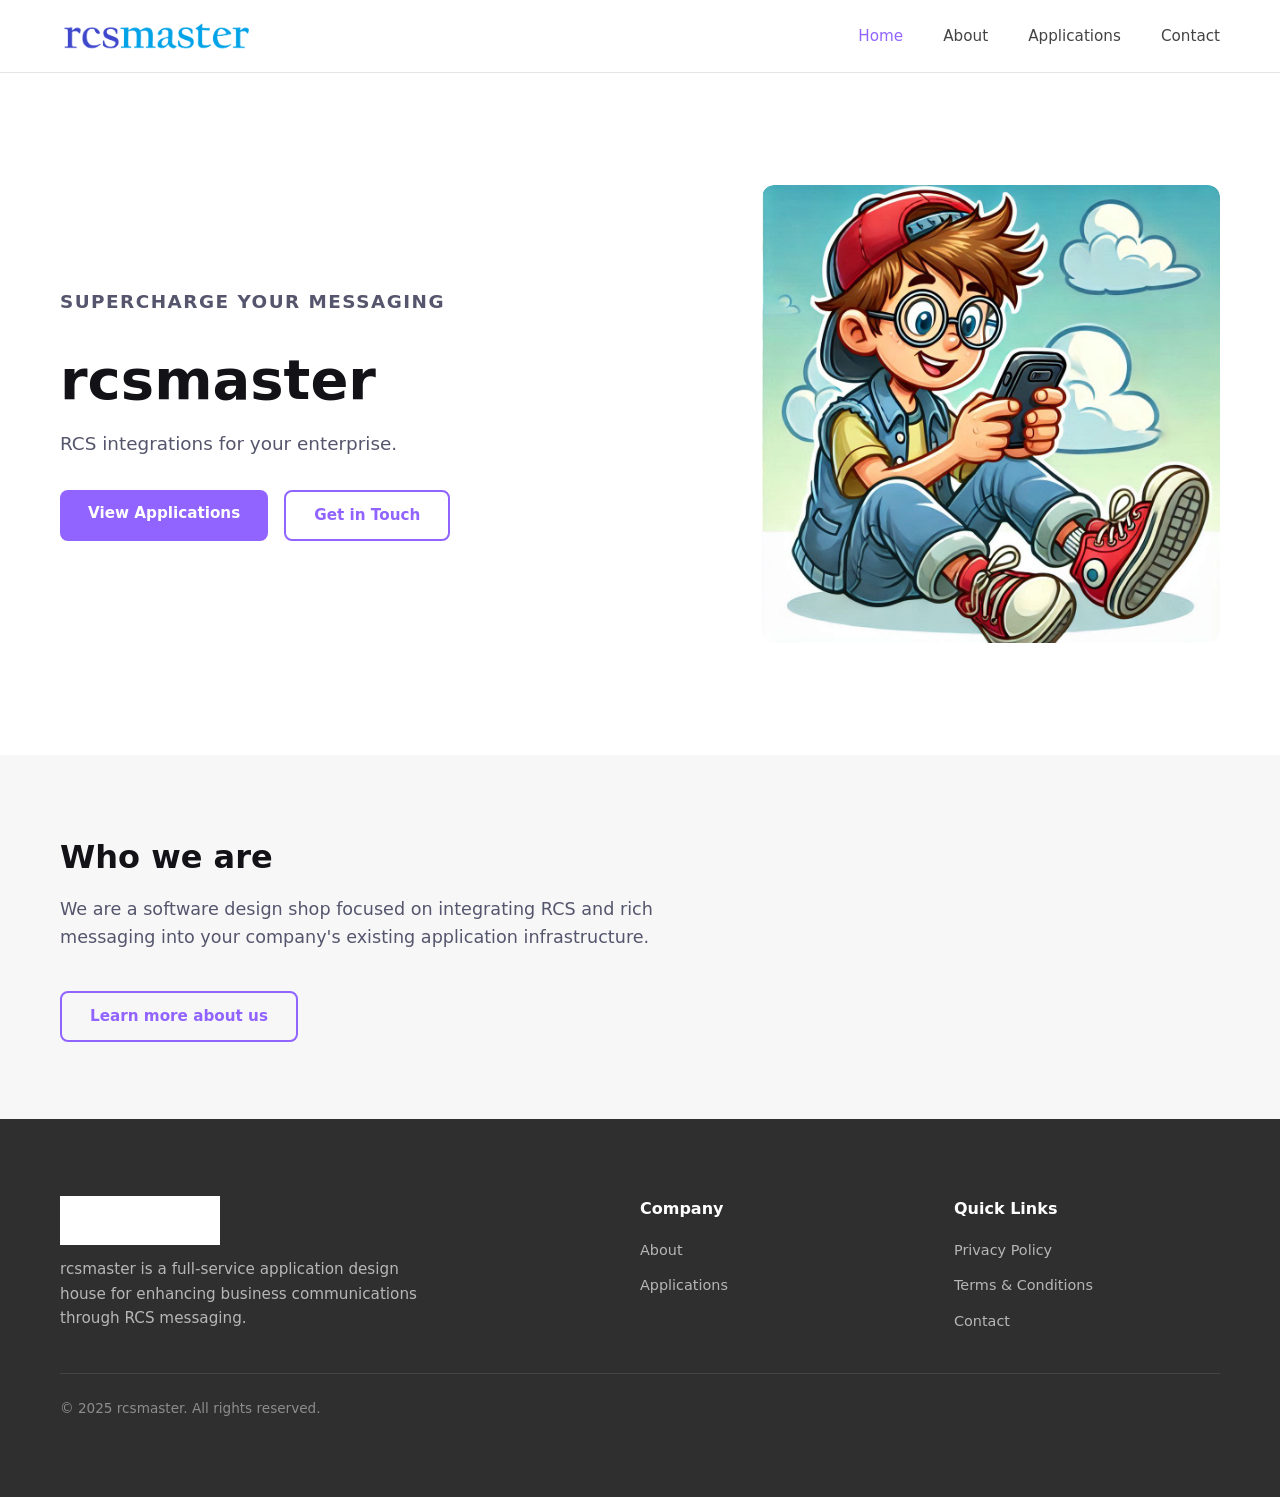
<file: index.html>
<!DOCTYPE html>
<html lang="en">
<head>
    <meta charset="UTF-8" />
    <meta name="viewport" content="width=device-width, initial-scale=1.0" />
    <meta name="description" content="rcsmaster – supercharge your messaging. RCS integrations for your enterprise." />
    <title>rcsmaster – supercharge your messaging</title>
    <link rel="stylesheet" href="styles.css" />
    <link rel="icon" href="images/hero.jpeg" />
</head>
<body>

<!-- ========== HEADER ========== -->
<header class="site-header">
    <div class="container">
        <a href="index.html" class="site-logo">
            <img src="images/logo.png" alt="rcsmaster logo" />
        </a>
        <button class="nav-toggle" id="navToggle" aria-label="Toggle navigation">
            <svg width="24" height="24" viewBox="0 0 24 24" fill="none" stroke="currentColor" stroke-width="2">
                <line x1="3" y1="6"  x2="21" y2="6"/>
                <line x1="3" y1="12" x2="21" y2="12"/>
                <line x1="3" y1="18" x2="21" y2="18"/>
            </svg>
        </button>
        <nav>
            <ul class="site-nav" id="siteNav">
                <li><a href="index.html"        class="active">Home</a></li>
                <li><a href="about.html"                      >About</a></li>
                <li><a href="applications.html"               >Applications</a></li>
                <li><a href="contact.html"                    >Contact</a></li>
            </ul>
        </nav>
    </div>
</header>

<!-- ========== HERO ========== -->
<section class="hero">
    <div class="container">
        <div class="hero-content">
            <p class="hero-eyebrow">Supercharge your messaging</p>
            <h1>rcsmaster</h1>
            <p>RCS integrations for your enterprise.</p>
            <div style="display:flex;gap:1rem;flex-wrap:wrap;">
                <a href="applications.html" class="btn btn-primary">View Applications</a>
                <a href="contact.html"      class="btn btn-outline" >Get in Touch</a>
            </div>
        </div>
        <div class="hero-image">
            <img src="images/hero.jpeg" alt="rcsmaster" />
        </div>
    </div>
</section>

<!-- ========== ABOUT SNIPPET ========== -->
<section class="section section-alt">
    <div class="container">
        <h2 class="section-title">Who we are</h2>
        <p class="section-lead">
            We are a software design shop focused on integrating RCS and rich messaging
            into your company's existing application infrastructure.
        </p>
        <a href="about.html" class="btn btn-outline">Learn more about us</a>
    </div>
</section>

<!-- ========== FOOTER ========== -->
<footer class="site-footer">
    <div class="container">
        <div class="footer-grid">
            <div class="footer-brand">
                <img src="images/logo.png" alt="rcsmaster" style="width:160px;filter:brightness(0) invert(1);margin-bottom:.5rem;" />
                <p>rcsmaster is a full-service application design house for enhancing business communications through RCS messaging.</p>
            </div>
            <div class="footer-col">
                <h3>Company</h3>
                <ul>
                    <li><a href="about.html">About</a></li>
                    <li><a href="applications.html">Applications</a></li>
                </ul>
            </div>
            <div class="footer-col">
                <h3>Quick Links</h3>
                <ul>
                    <li><a href="privacy.html">Privacy Policy</a></li>
                    <li><a href="terms.html">Terms &amp; Conditions</a></li>
                    <li><a href="contact.html">Contact</a></li>
                </ul>
            </div>
        </div>
        <div class="footer-bottom">
            <p>&copy; 2025 rcsmaster. All rights reserved.</p>
        </div>
    </div>
</footer>

<script>
    document.getElementById('navToggle').addEventListener('click', function () {
        document.getElementById('siteNav').classList.toggle('open');
    });
</script>
</body>
</html>
</file>
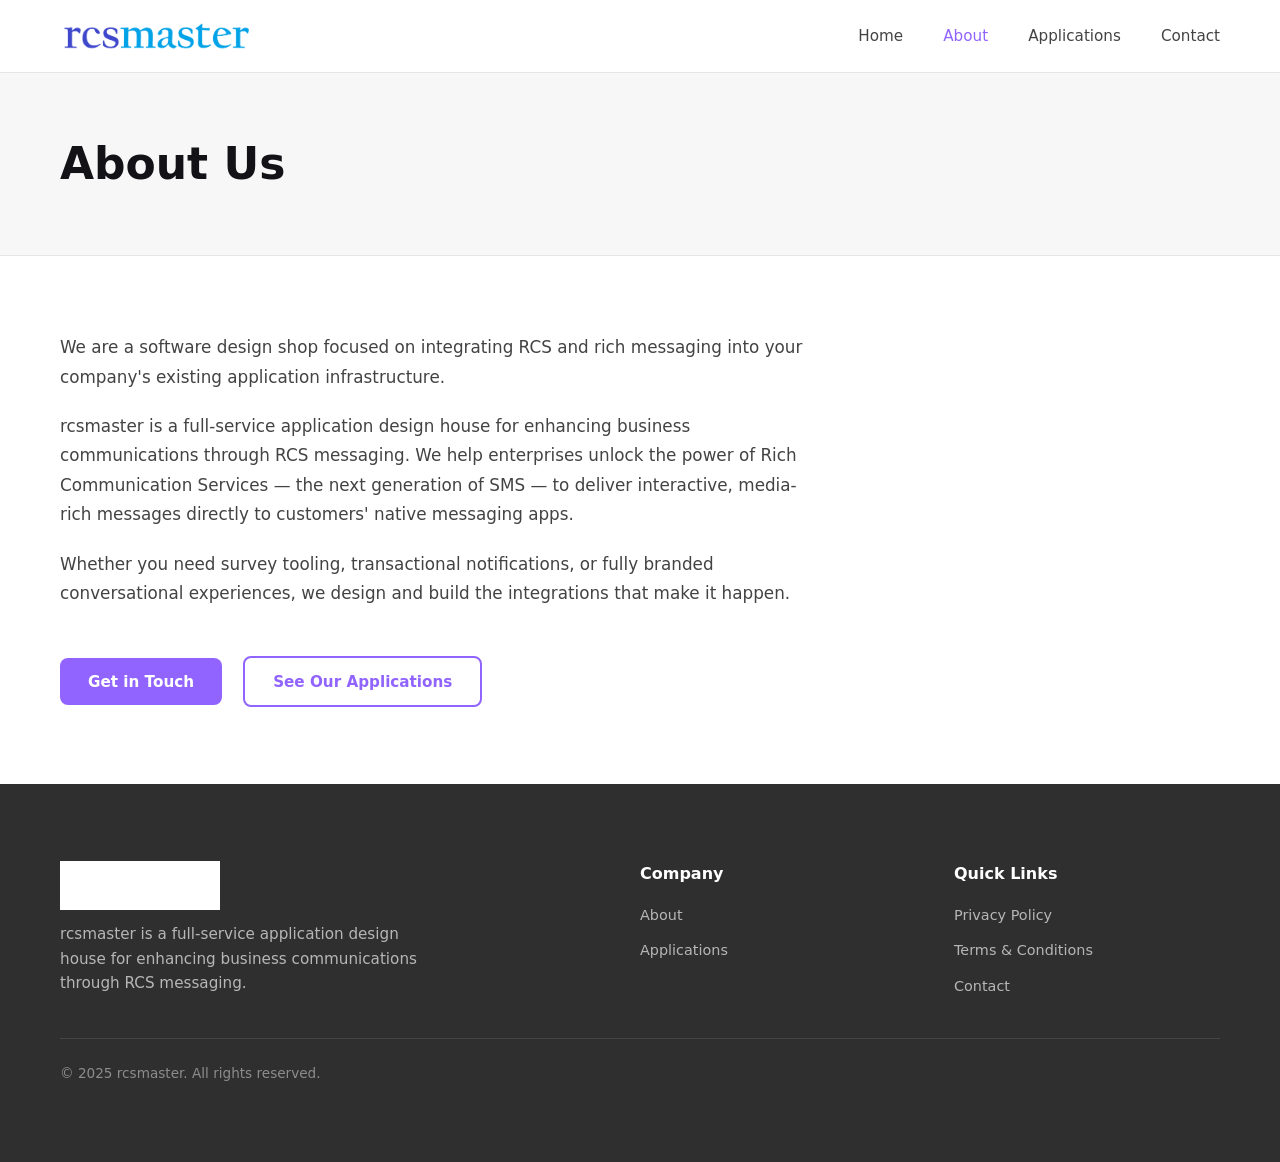
<file: about.html>
<!DOCTYPE html>
<html lang="en">
<head>
    <meta charset="UTF-8" />
    <meta name="viewport" content="width=device-width, initial-scale=1.0" />
    <meta name="description" content="About rcsmaster – a software design shop for RCS and rich messaging integrations." />
    <title>About Us – rcsmaster</title>
    <link rel="stylesheet" href="styles.css" />
    <link rel="icon" href="images/hero.jpeg" />
</head>
<body>

<!-- ========== HEADER ========== -->
<header class="site-header">
    <div class="container">
        <a href="index.html" class="site-logo">
            <img src="images/logo.png" alt="rcsmaster logo" />
        </a>
        <button class="nav-toggle" id="navToggle" aria-label="Toggle navigation">
            <svg width="24" height="24" viewBox="0 0 24 24" fill="none" stroke="currentColor" stroke-width="2">
                <line x1="3" y1="6"  x2="21" y2="6"/>
                <line x1="3" y1="12" x2="21" y2="12"/>
                <line x1="3" y1="18" x2="21" y2="18"/>
            </svg>
        </button>
        <nav>
            <ul class="site-nav" id="siteNav">
                <li><a href="index.html"       >Home</a></li>
                <li><a href="about.html"        class="active">About</a></li>
                <li><a href="applications.html">Applications</a></li>
                <li><a href="contact.html"     >Contact</a></li>
            </ul>
        </nav>
    </div>
</header>

<!-- ========== PAGE HERO ========== -->
<section class="page-hero">
    <div class="container">
        <h1>About Us</h1>
    </div>
</section>

<!-- ========== CONTENT ========== -->
<section class="section">
    <div class="container">
        <div class="prose">
            <p>
                We are a software design shop focused on integrating RCS and rich messaging
                into your company's existing application infrastructure.
            </p>
            <p>
                rcsmaster is a full-service application design house for enhancing business
                communications through RCS messaging. We help enterprises unlock the power of
                Rich Communication Services — the next generation of SMS — to deliver
                interactive, media-rich messages directly to customers' native messaging apps.
            </p>
            <p>
                Whether you need survey tooling, transactional notifications, or fully
                branded conversational experiences, we design and build the integrations that
                make it happen.
            </p>
        </div>

        <div style="margin-top:3rem;">
            <a href="contact.html"      class="btn btn-primary" style="margin-right:1rem;">Get in Touch</a>
            <a href="applications.html" class="btn btn-outline">See Our Applications</a>
        </div>
    </div>
</section>

<!-- ========== FOOTER ========== -->
<footer class="site-footer">
    <div class="container">
        <div class="footer-grid">
            <div class="footer-brand">
                <img src="images/logo.png" alt="rcsmaster" style="width:160px;filter:brightness(0) invert(1);margin-bottom:.5rem;" />
                <p>rcsmaster is a full-service application design house for enhancing business communications through RCS messaging.</p>
            </div>
            <div class="footer-col">
                <h3>Company</h3>
                <ul>
                    <li><a href="about.html">About</a></li>
                    <li><a href="applications.html">Applications</a></li>
                </ul>
            </div>
            <div class="footer-col">
                <h3>Quick Links</h3>
                <ul>
                    <li><a href="privacy.html">Privacy Policy</a></li>
                    <li><a href="terms.html">Terms &amp; Conditions</a></li>
                    <li><a href="contact.html">Contact</a></li>
                </ul>
            </div>
        </div>
        <div class="footer-bottom">
            <p>&copy; 2025 rcsmaster. All rights reserved.</p>
        </div>
    </div>
</footer>

<script>
    document.getElementById('navToggle').addEventListener('click', function () {
        document.getElementById('siteNav').classList.toggle('open');
    });
</script>
</body>
</html>
</file>
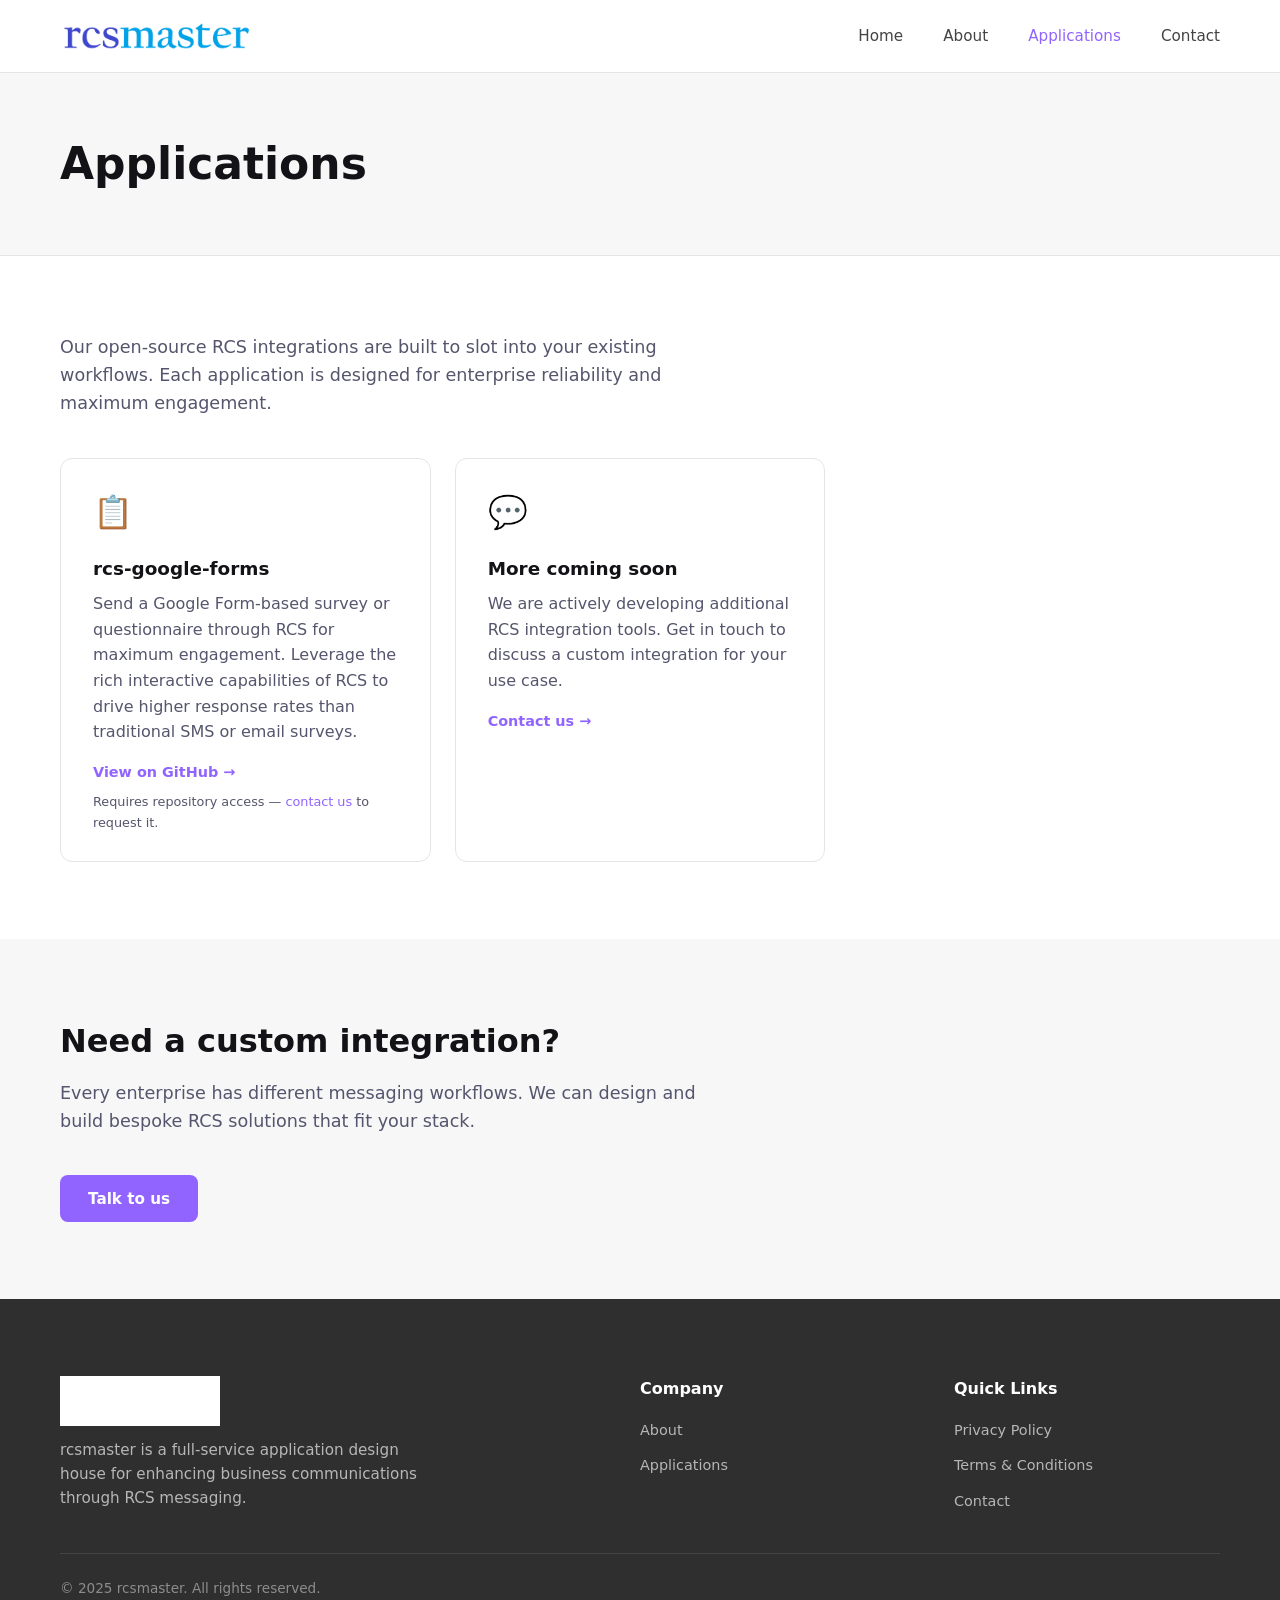
<file: applications.html>
<!DOCTYPE html>
<html lang="en">
<head>
    <meta charset="UTF-8" />
    <meta name="viewport" content="width=device-width, initial-scale=1.0" />
    <meta name="description" content="rcsmaster Applications – RCS integrations for your enterprise." />
    <title>Applications – rcsmaster</title>
    <link rel="stylesheet" href="styles.css" />
    <link rel="icon" href="images/hero.jpeg" />
</head>
<body>

<!-- ========== HEADER ========== -->
<header class="site-header">
    <div class="container">
        <a href="index.html" class="site-logo">
            <img src="images/logo.png" alt="rcsmaster logo" />
        </a>
        <button class="nav-toggle" id="navToggle" aria-label="Toggle navigation">
            <svg width="24" height="24" viewBox="0 0 24 24" fill="none" stroke="currentColor" stroke-width="2">
                <line x1="3" y1="6"  x2="21" y2="6"/>
                <line x1="3" y1="12" x2="21" y2="12"/>
                <line x1="3" y1="18" x2="21" y2="18"/>
            </svg>
        </button>
        <nav>
            <ul class="site-nav" id="siteNav">
                <li><a href="index.html"       >Home</a></li>
                <li><a href="about.html"       >About</a></li>
                <li><a href="applications.html" class="active">Applications</a></li>
                <li><a href="contact.html"     >Contact</a></li>
            </ul>
        </nav>
    </div>
</header>

<!-- ========== PAGE HERO ========== -->
<section class="page-hero">
    <div class="container">
        <h1>Applications</h1>
    </div>
</section>

<!-- ========== APP CARDS ========== -->
<section class="section">
    <div class="container">
        <p class="section-lead">
            Our open-source RCS integrations are built to slot into your existing workflows.
            Each application is designed for enterprise reliability and maximum engagement.
        </p>

        <div class="app-grid">

            <!-- rcs-google-forms -->
            <div class="app-card">
                <div class="app-card-icon">📋</div>
                <h3>rcs-google-forms</h3>
                <p>
                    Send a Google Form-based survey or questionnaire through RCS for maximum
                    engagement. Leverage the rich interactive capabilities of RCS to drive
                    higher response rates than traditional SMS or email surveys.
                </p>
                <a class="card-link" href="https://github.com/hegemony2/rcs-google-forms" target="_blank" rel="noopener">
                    View on GitHub →
                </a>
                <p style="margin-top:.5rem;font-size:.8rem;color:var(--color-text-faded);">
                    Requires repository access — <a href="contact.html">contact us</a> to request it.
                </p>
            </div>

            <!-- placeholder card -->
            <div class="app-card">
                <div class="app-card-icon">💬</div>
                <h3>More coming soon</h3>
                <p>
                    We are actively developing additional RCS integration tools. Get in touch
                    to discuss a custom integration for your use case.
                </p>
                <a class="card-link" href="contact.html">Contact us →</a>
            </div>

        </div>
    </div>
</section>

<!-- ========== CTA ========== -->
<section class="section section-alt">
    <div class="container">
        <h2 class="section-title">Need a custom integration?</h2>
        <p class="section-lead">
            Every enterprise has different messaging workflows. We can design and build
            bespoke RCS solutions that fit your stack.
        </p>
        <a href="contact.html" class="btn btn-primary">Talk to us</a>
    </div>
</section>

<!-- ========== FOOTER ========== -->
<footer class="site-footer">
    <div class="container">
        <div class="footer-grid">
            <div class="footer-brand">
                <img src="images/logo.png" alt="rcsmaster" style="width:160px;filter:brightness(0) invert(1);margin-bottom:.5rem;" />
                <p>rcsmaster is a full-service application design house for enhancing business communications through RCS messaging.</p>
            </div>
            <div class="footer-col">
                <h3>Company</h3>
                <ul>
                    <li><a href="about.html">About</a></li>
                    <li><a href="applications.html">Applications</a></li>
                </ul>
            </div>
            <div class="footer-col">
                <h3>Quick Links</h3>
                <ul>
                    <li><a href="privacy.html">Privacy Policy</a></li>
                    <li><a href="terms.html">Terms &amp; Conditions</a></li>
                    <li><a href="contact.html">Contact</a></li>
                </ul>
            </div>
        </div>
        <div class="footer-bottom">
            <p>&copy; 2025 rcsmaster. All rights reserved.</p>
        </div>
    </div>
</footer>

<script>
    document.getElementById('navToggle').addEventListener('click', function () {
        document.getElementById('siteNav').classList.toggle('open');
    });
</script>
</body>
</html>
</file>
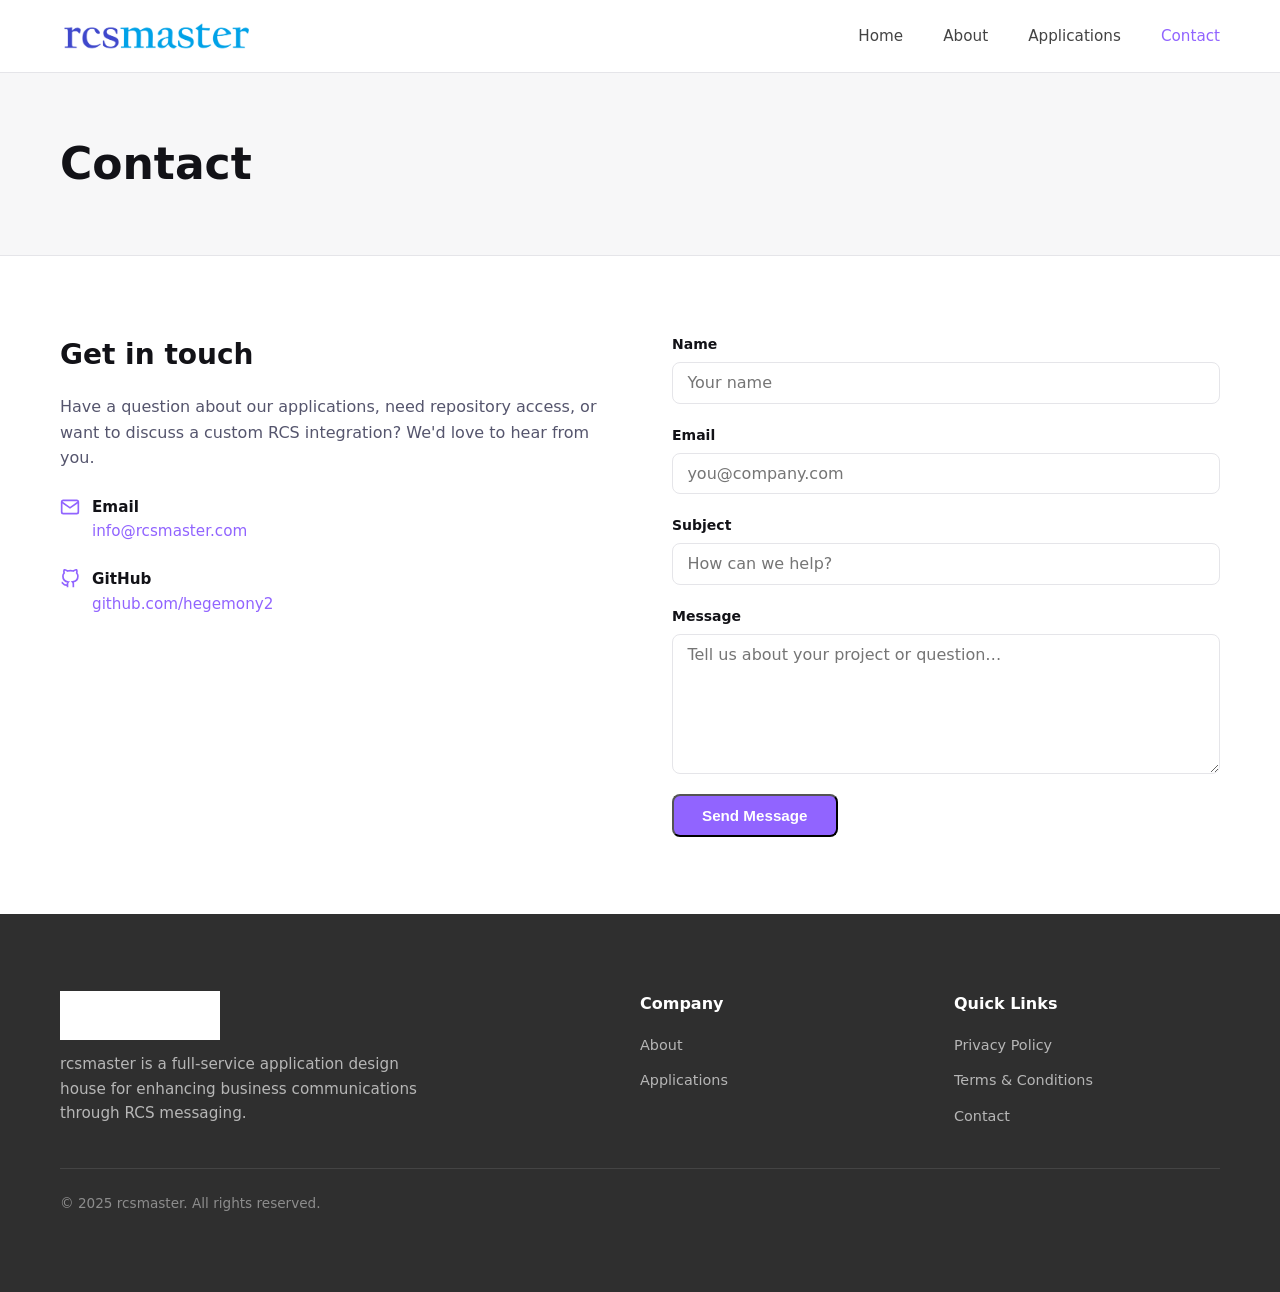
<file: contact.html>
<!DOCTYPE html>
<html lang="en">
<head>
    <meta charset="UTF-8" />
    <meta name="viewport" content="width=device-width, initial-scale=1.0" />
    <meta name="description" content="Contact rcsmaster – get in touch about RCS integrations for your enterprise." />
    <title>Contact – rcsmaster</title>
    <link rel="stylesheet" href="styles.css" />
    <link rel="icon" href="images/hero.jpeg" />
</head>
<body>

<!-- ========== HEADER ========== -->
<header class="site-header">
    <div class="container">
        <a href="index.html" class="site-logo">
            <img src="images/logo.png" alt="rcsmaster logo" />
        </a>
        <button class="nav-toggle" id="navToggle" aria-label="Toggle navigation">
            <svg width="24" height="24" viewBox="0 0 24 24" fill="none" stroke="currentColor" stroke-width="2">
                <line x1="3" y1="6"  x2="21" y2="6"/>
                <line x1="3" y1="12" x2="21" y2="12"/>
                <line x1="3" y1="18" x2="21" y2="18"/>
            </svg>
        </button>
        <nav>
            <ul class="site-nav" id="siteNav">
                <li><a href="index.html"       >Home</a></li>
                <li><a href="about.html"       >About</a></li>
                <li><a href="applications.html">Applications</a></li>
                <li><a href="contact.html"      class="active">Contact</a></li>
            </ul>
        </nav>
    </div>
</header>

<!-- ========== PAGE HERO ========== -->
<section class="page-hero">
    <div class="container">
        <h1>Contact</h1>
    </div>
</section>

<!-- ========== CONTACT CONTENT ========== -->
<section class="section">
    <div class="container">
        <div class="contact-grid">

            <!-- Left: info -->
            <div class="contact-info">
                <h2>Get in touch</h2>
                <p>
                    Have a question about our applications, need repository access, or want to
                    discuss a custom RCS integration? We'd love to hear from you.
                </p>

                <div class="contact-detail">
                    <svg width="20" height="20" viewBox="0 0 24 24" fill="none" stroke="var(--color-primary)" stroke-width="2" style="flex-shrink:0;margin-top:2px">
                        <path d="M4 4h16c1.1 0 2 .9 2 2v12c0 1.1-.9 2-2 2H4c-1.1 0-2-.9-2-2V6c0-1.1.9-2 2-2z"/>
                        <polyline points="22,6 12,13 2,6"/>
                    </svg>
                    <div>
                        <strong>Email</strong>
                        <a href="mailto:info@rcsmaster.com">info@rcsmaster.com</a>
                    </div>
                </div>

                <div class="contact-detail">
                    <svg width="20" height="20" viewBox="0 0 24 24" fill="none" stroke="var(--color-primary)" stroke-width="2" style="flex-shrink:0;margin-top:2px">
                        <path d="M9 19c-5 1.5-5-2.5-7-3m14 6v-3.87a3.37 3.37 0 0 0-.94-2.61c3.14-.35 6.44-1.54 6.44-7A5.44 5.44 0 0 0 20 4.77 5.07 5.07 0 0 0 19.91 1S18.73.65 16 2.48a13.38 13.38 0 0 0-7 0C6.27.65 5.09 1 5.09 1A5.07 5.07 0 0 0 5 4.77a5.44 5.44 0 0 0-1.5 3.78c0 5.42 3.3 6.61 6.44 7A3.37 3.37 0 0 0 9 18.13V22"/>
                    </svg>
                    <div>
                        <strong>GitHub</strong>
                        <a href="https://github.com/hegemony2" target="_blank" rel="noopener">github.com/hegemony2</a>
                    </div>
                </div>
            </div>

            <!-- Right: form -->
            <form id="contactForm" onsubmit="handleSubmit(event)">
                <div class="form-group">
                    <label for="name">Name</label>
                    <input type="text" id="name" name="name" placeholder="Your name" required />
                </div>
                <div class="form-group">
                    <label for="email">Email</label>
                    <input type="email" id="email" name="email" placeholder="you@company.com" required />
                </div>
                <div class="form-group">
                    <label for="subject">Subject</label>
                    <input type="text" id="subject" name="subject" placeholder="How can we help?" />
                </div>
                <div class="form-group">
                    <label for="message">Message</label>
                    <textarea id="message" name="message" placeholder="Tell us about your project or question…" required></textarea>
                </div>
                <button type="submit" class="btn btn-primary">Send Message</button>
                <p id="formStatus" style="margin-top:1rem;display:none;color:var(--color-primary);font-weight:600;"></p>
            </form>

        </div>
    </div>
</section>

<!-- ========== FOOTER ========== -->
<footer class="site-footer">
    <div class="container">
        <div class="footer-grid">
            <div class="footer-brand">
                <img src="images/logo.png" alt="rcsmaster" style="width:160px;filter:brightness(0) invert(1);margin-bottom:.5rem;" />
                <p>rcsmaster is a full-service application design house for enhancing business communications through RCS messaging.</p>
            </div>
            <div class="footer-col">
                <h3>Company</h3>
                <ul>
                    <li><a href="about.html">About</a></li>
                    <li><a href="applications.html">Applications</a></li>
                </ul>
            </div>
            <div class="footer-col">
                <h3>Quick Links</h3>
                <ul>
                    <li><a href="privacy.html">Privacy Policy</a></li>
                    <li><a href="terms.html">Terms &amp; Conditions</a></li>
                    <li><a href="contact.html">Contact</a></li>
                </ul>
            </div>
        </div>
        <div class="footer-bottom">
            <p>&copy; 2025 rcsmaster. All rights reserved.</p>
        </div>
    </div>
</footer>

<script>
    document.getElementById('navToggle').addEventListener('click', function () {
        document.getElementById('siteNav').classList.toggle('open');
    });

    function handleSubmit(e) {
        e.preventDefault();
        const status = document.getElementById('formStatus');
        status.textContent = '✓ Thanks! We\'ll be in touch shortly.';
        status.style.display = 'block';
        e.target.reset();
    }
</script>
</body>
</html>
</file>
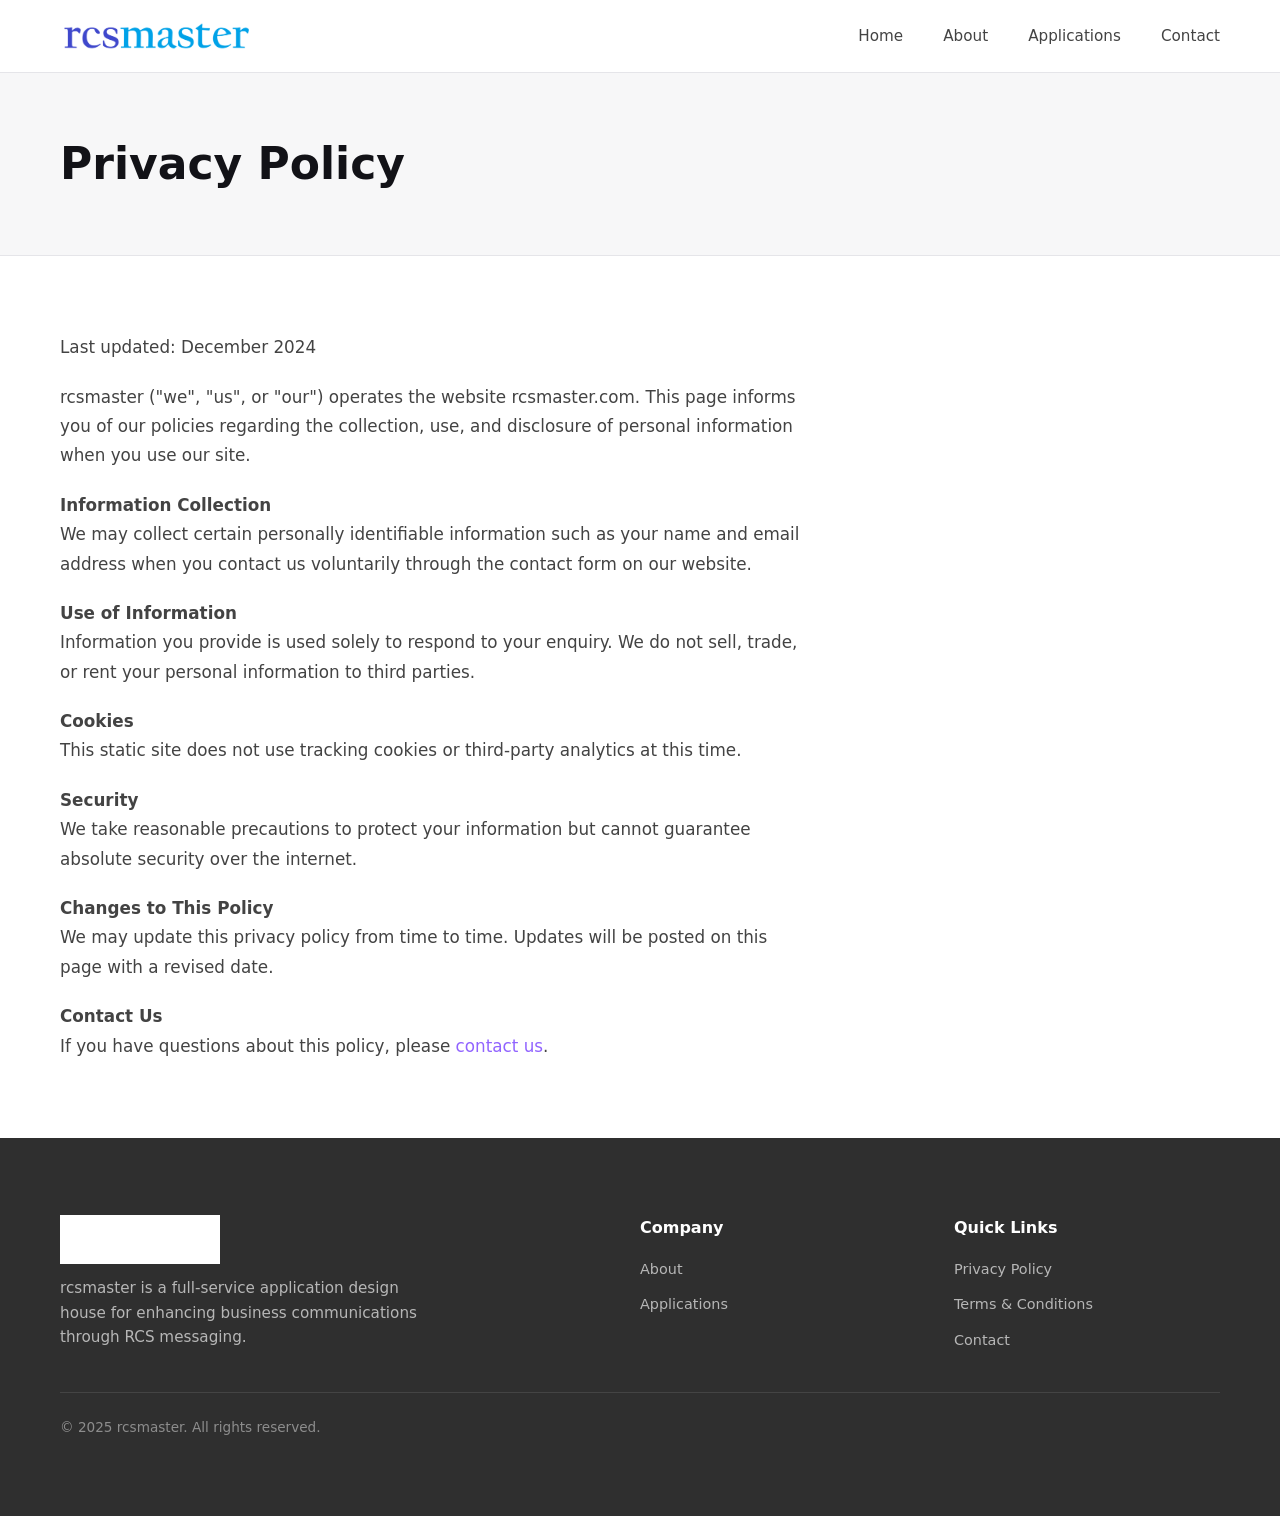
<file: privacy.html>
<!DOCTYPE html>
<html lang="en">
<head>
    <meta charset="UTF-8" />
    <meta name="viewport" content="width=device-width, initial-scale=1.0" />
    <title>Privacy Policy – rcsmaster</title>
    <link rel="stylesheet" href="styles.css" />
    <link rel="icon" href="images/hero.jpeg" />
</head>
<body>

<header class="site-header">
    <div class="container">
        <a href="index.html" class="site-logo">
            <img src="images/logo.png" alt="rcsmaster logo" />
        </a>
        <button class="nav-toggle" id="navToggle" aria-label="Toggle navigation">
            <svg width="24" height="24" viewBox="0 0 24 24" fill="none" stroke="currentColor" stroke-width="2">
                <line x1="3" y1="6"  x2="21" y2="6"/>
                <line x1="3" y1="12" x2="21" y2="12"/>
                <line x1="3" y1="18" x2="21" y2="18"/>
            </svg>
        </button>
        <nav>
            <ul class="site-nav" id="siteNav">
                <li><a href="index.html"       >Home</a></li>
                <li><a href="about.html"       >About</a></li>
                <li><a href="applications.html">Applications</a></li>
                <li><a href="contact.html"     >Contact</a></li>
            </ul>
        </nav>
    </div>
</header>

<section class="page-hero">
    <div class="container"><h1>Privacy Policy</h1></div>
</section>

<section class="section">
    <div class="container">
        <div class="prose">
            <p>Last updated: December 2024</p>

            <p>rcsmaster ("we", "us", or "our") operates the website rcsmaster.com. This page informs you of our policies regarding the collection, use, and disclosure of personal information when you use our site.</p>

            <p><strong>Information Collection</strong><br />
            We may collect certain personally identifiable information such as your name and email address when you contact us voluntarily through the contact form on our website.</p>

            <p><strong>Use of Information</strong><br />
            Information you provide is used solely to respond to your enquiry. We do not sell, trade, or rent your personal information to third parties.</p>

            <p><strong>Cookies</strong><br />
            This static site does not use tracking cookies or third-party analytics at this time.</p>

            <p><strong>Security</strong><br />
            We take reasonable precautions to protect your information but cannot guarantee absolute security over the internet.</p>

            <p><strong>Changes to This Policy</strong><br />
            We may update this privacy policy from time to time. Updates will be posted on this page with a revised date.</p>

            <p><strong>Contact Us</strong><br />
            If you have questions about this policy, please <a href="contact.html">contact us</a>.</p>
        </div>
    </div>
</section>

<footer class="site-footer">
    <div class="container">
        <div class="footer-grid">
            <div class="footer-brand">
                <img src="images/logo.png" alt="rcsmaster" style="width:160px;filter:brightness(0) invert(1);margin-bottom:.5rem;" />
                <p>rcsmaster is a full-service application design house for enhancing business communications through RCS messaging.</p>
            </div>
            <div class="footer-col">
                <h3>Company</h3>
                <ul>
                    <li><a href="about.html">About</a></li>
                    <li><a href="applications.html">Applications</a></li>
                </ul>
            </div>
            <div class="footer-col">
                <h3>Quick Links</h3>
                <ul>
                    <li><a href="privacy.html">Privacy Policy</a></li>
                    <li><a href="terms.html">Terms &amp; Conditions</a></li>
                    <li><a href="contact.html">Contact</a></li>
                </ul>
            </div>
        </div>
        <div class="footer-bottom">
            <p>&copy; 2025 rcsmaster. All rights reserved.</p>
        </div>
    </div>
</footer>

<script>
    document.getElementById('navToggle').addEventListener('click', function () {
        document.getElementById('siteNav').classList.toggle('open');
    });
</script>
</body>
</html>
</file>
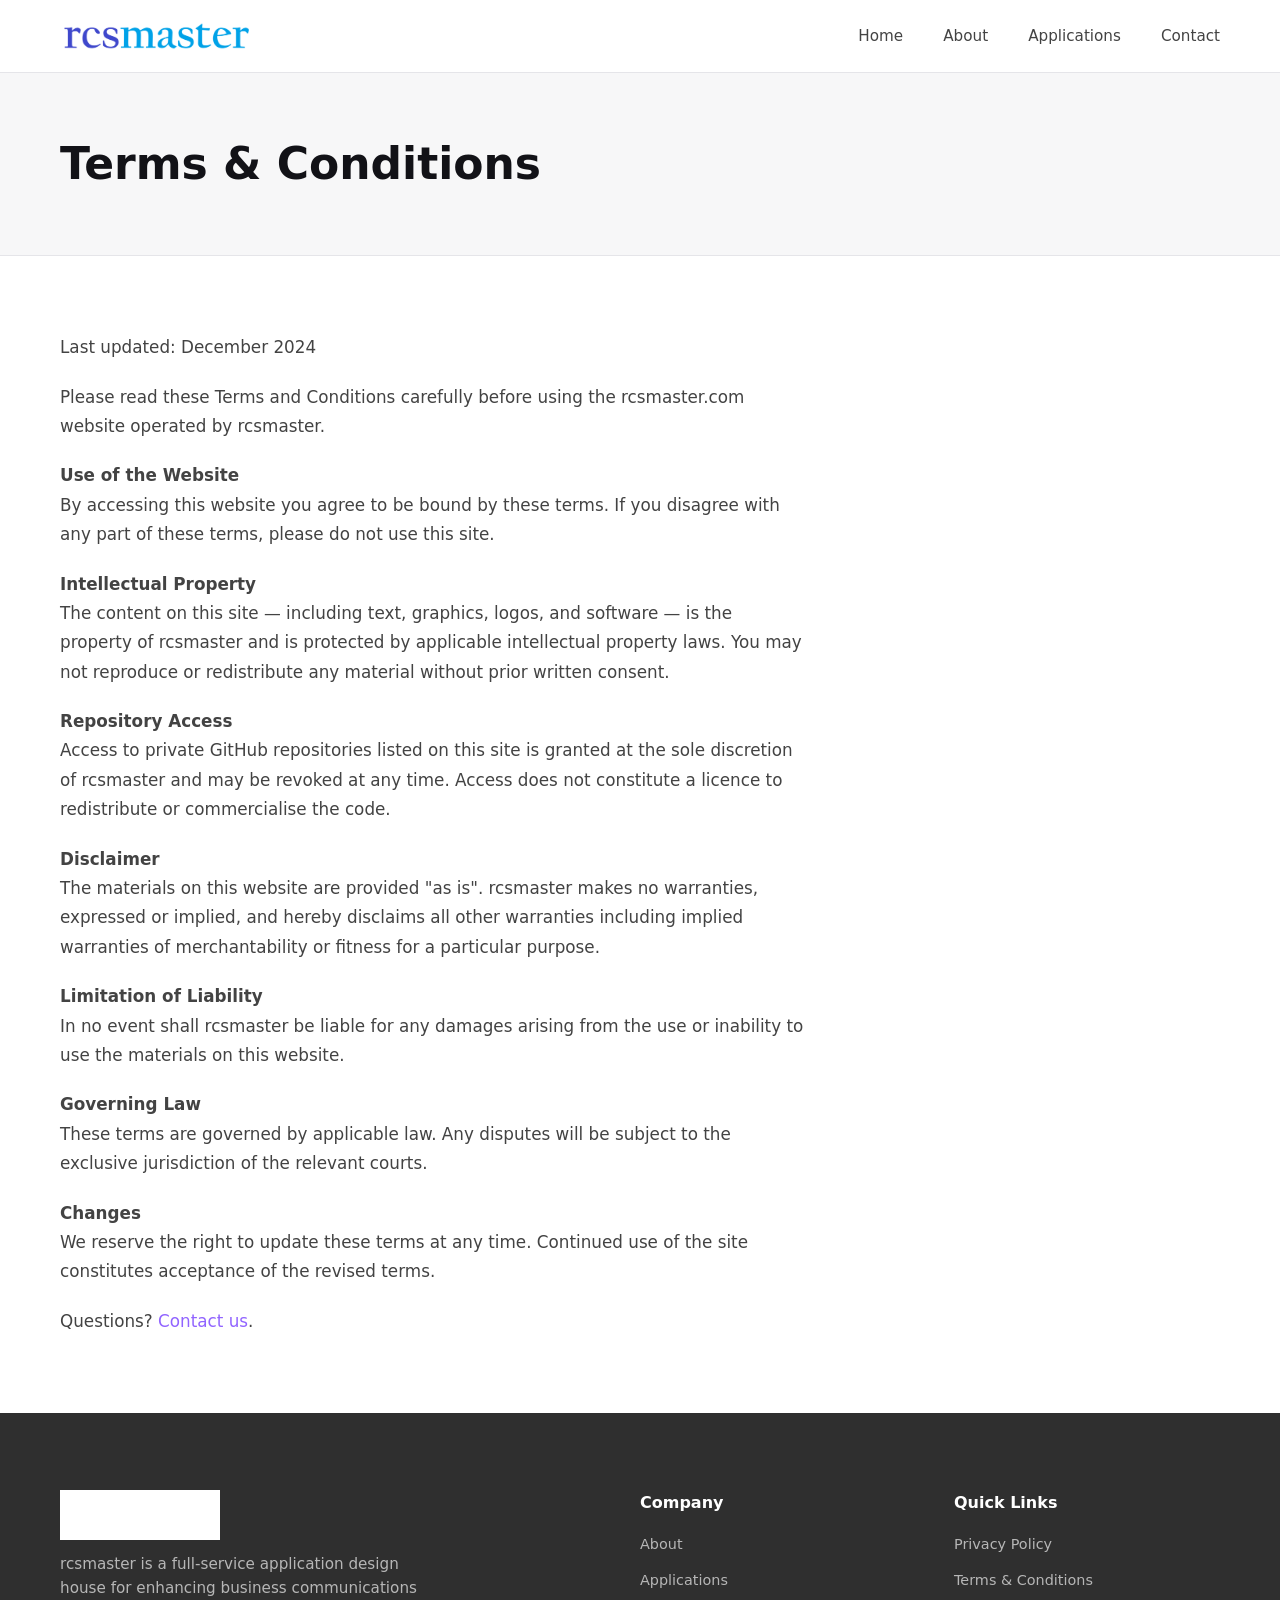
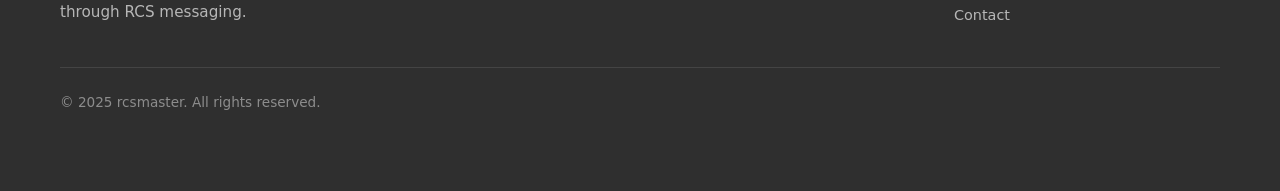
<file: terms.html>
<!DOCTYPE html>
<html lang="en">
<head>
    <meta charset="UTF-8" />
    <meta name="viewport" content="width=device-width, initial-scale=1.0" />
    <title>Terms &amp; Conditions – rcsmaster</title>
    <link rel="stylesheet" href="styles.css" />
    <link rel="icon" href="images/hero.jpeg" />
</head>
<body>

<header class="site-header">
    <div class="container">
        <a href="index.html" class="site-logo">
            <img src="images/logo.png" alt="rcsmaster logo" />
        </a>
        <button class="nav-toggle" id="navToggle" aria-label="Toggle navigation">
            <svg width="24" height="24" viewBox="0 0 24 24" fill="none" stroke="currentColor" stroke-width="2">
                <line x1="3" y1="6"  x2="21" y2="6"/>
                <line x1="3" y1="12" x2="21" y2="12"/>
                <line x1="3" y1="18" x2="21" y2="18"/>
            </svg>
        </button>
        <nav>
            <ul class="site-nav" id="siteNav">
                <li><a href="index.html"       >Home</a></li>
                <li><a href="about.html"       >About</a></li>
                <li><a href="applications.html">Applications</a></li>
                <li><a href="contact.html"     >Contact</a></li>
            </ul>
        </nav>
    </div>
</header>

<section class="page-hero">
    <div class="container"><h1>Terms &amp; Conditions</h1></div>
</section>

<section class="section">
    <div class="container">
        <div class="prose">
            <p>Last updated: December 2024</p>

            <p>Please read these Terms and Conditions carefully before using the rcsmaster.com website operated by rcsmaster.</p>

            <p><strong>Use of the Website</strong><br />
            By accessing this website you agree to be bound by these terms. If you disagree with any part of these terms, please do not use this site.</p>

            <p><strong>Intellectual Property</strong><br />
            The content on this site — including text, graphics, logos, and software — is the property of rcsmaster and is protected by applicable intellectual property laws. You may not reproduce or redistribute any material without prior written consent.</p>

            <p><strong>Repository Access</strong><br />
            Access to private GitHub repositories listed on this site is granted at the sole discretion of rcsmaster and may be revoked at any time. Access does not constitute a licence to redistribute or commercialise the code.</p>

            <p><strong>Disclaimer</strong><br />
            The materials on this website are provided "as is". rcsmaster makes no warranties, expressed or implied, and hereby disclaims all other warranties including implied warranties of merchantability or fitness for a particular purpose.</p>

            <p><strong>Limitation of Liability</strong><br />
            In no event shall rcsmaster be liable for any damages arising from the use or inability to use the materials on this website.</p>

            <p><strong>Governing Law</strong><br />
            These terms are governed by applicable law. Any disputes will be subject to the exclusive jurisdiction of the relevant courts.</p>

            <p><strong>Changes</strong><br />
            We reserve the right to update these terms at any time. Continued use of the site constitutes acceptance of the revised terms.</p>

            <p>Questions? <a href="contact.html">Contact us</a>.</p>
        </div>
    </div>
</section>

<footer class="site-footer">
    <div class="container">
        <div class="footer-grid">
            <div class="footer-brand">
                <img src="images/logo.png" alt="rcsmaster" style="width:160px;filter:brightness(0) invert(1);margin-bottom:.5rem;" />
                <p>rcsmaster is a full-service application design house for enhancing business communications through RCS messaging.</p>
            </div>
            <div class="footer-col">
                <h3>Company</h3>
                <ul>
                    <li><a href="about.html">About</a></li>
                    <li><a href="applications.html">Applications</a></li>
                </ul>
            </div>
            <div class="footer-col">
                <h3>Quick Links</h3>
                <ul>
                    <li><a href="privacy.html">Privacy Policy</a></li>
                    <li><a href="terms.html">Terms &amp; Conditions</a></li>
                    <li><a href="contact.html">Contact</a></li>
                </ul>
            </div>
        </div>
        <div class="footer-bottom">
            <p>&copy; 2025 rcsmaster. All rights reserved.</p>
        </div>
    </div>
</footer>

<script>
    document.getElementById('navToggle').addEventListener('click', function () {
        document.getElementById('siteNav').classList.toggle('open');
    });
</script>
</body>
</html>
</file>
<file: styles.css>
/* ===========================
   RCS Master – Global Styles
   =========================== */

*, *::before, *::after {
    box-sizing: border-box;
    margin: 0;
    padding: 0;
}

:root {
    --color-primary:     #9164ff;
    --color-dark:        #1d1d22;
    --color-darker:      #121217;
    --color-text:        #434343;
    --color-text-faded:  #55556d;
    --color-bg:          #ffffff;
    --color-surface:     #f7f7f8;
    --color-border:      #e5e5e9;
    --color-footer-bg:   #2f2f2f;
    --color-footer-text: #ffffff;
    --max-w:             1200px;
    --nav-h:             72px;
    --radius-md:         0.5rem;
    --radius-lg:         0.75rem;
    --transition:        0.2s ease;
    --font-body:         'Inter', system-ui, -apple-system, sans-serif;
}

html { scroll-behavior: smooth; }

body {
    font-family:    var(--font-body);
    font-size:      1rem;
    line-height:    1.6;
    color:          var(--color-text);
    background:     var(--color-bg);
}

img { max-width: 100%; height: auto; display: block; }
a   { color: var(--color-primary); text-decoration: none; }
a:hover { text-decoration: underline; }

/* ===========================
   Layout helpers
   =========================== */
.container {
    width: 100%;
    max-width: var(--max-w);
    margin-inline: auto;
    padding-inline: 1.25rem;
}

/* ===========================
   Header / Nav
   =========================== */
.site-header {
    position: sticky;
    top: 0;
    z-index: 100;
    background: var(--color-bg);
    border-bottom: 1px solid var(--color-border);
}

.site-header .container {
    display:         flex;
    align-items:     center;
    justify-content: space-between;
    height:          var(--nav-h);
    gap:             1rem;
}

.site-logo img {
    width:  200px;
    height: auto;
}

.site-nav {
    display: flex;
    align-items: center;
    gap: 2.5rem;
    list-style: none;
}

.site-nav a {
    color:       var(--color-text);
    font-weight: 500;
    font-size:   0.95rem;
    transition:  color var(--transition);
}

.site-nav a:hover,
.site-nav a.active {
    color:           var(--color-primary);
    text-decoration: none;
}

/* Hamburger */
.nav-toggle {
    display:    none;
    background: none;
    border:     none;
    cursor:     pointer;
    padding:    0.25rem;
}

.nav-toggle svg { display: block; }

/* ===========================
   Hero
   =========================== */
.hero {
    padding-block: clamp(4rem, 10vw, 7rem);
}

.hero .container {
    display:         flex;
    align-items:     center;
    gap:             clamp(2rem, 5vw, 5rem);
}

.hero-content { flex: 0 0 55%; }

.hero-eyebrow {
    color:          var(--color-primary);
    font-size:      0.9rem;
    font-weight:    600;
    letter-spacing: 0.08em;
    text-transform: uppercase;
    margin-bottom:  0.5rem;
}

.hero h1 {
    font-size:     clamp(2.4rem, 5vw, 3.5rem);
    font-weight:   600;
    line-height:   1.15;
    color:         var(--color-darker);
    margin-bottom: 1rem;
}

.hero p {
    font-size:     1.15rem;
    color:         var(--color-text-faded);
    margin-bottom: 2rem;
    max-width:     48ch;
}

.btn {
    display:          inline-block;
    padding:          0.7rem 1.75rem;
    border-radius:    var(--radius-md);
    font-weight:      600;
    font-size:        0.95rem;
    transition:       background var(--transition), transform var(--transition);
    cursor:           pointer;
    text-decoration:  none;
}

.btn-primary {
    background: var(--color-primary);
    color:      #fff;
}

.btn-primary:hover {
    background:      #7a52e0;
    text-decoration: none;
    transform:       translateY(-1px);
}

.btn-outline {
    background: transparent;
    color:      var(--color-primary);
    border:     2px solid var(--color-primary);
}

.btn-outline:hover {
    background:      var(--color-primary);
    color:           #fff;
    text-decoration: none;
}

.hero-image {
    flex: 1;
    border-radius: var(--radius-lg);
    overflow:      hidden;
}

.hero-image img {
    width:         100%;
    border-radius: var(--radius-lg);
    object-fit:    cover;
    aspect-ratio:  1/1;
}

/* ===========================
   Page hero (inner pages)
   =========================== */
.page-hero {
    background:    var(--color-surface);
    padding-block: 3.5rem;
    border-bottom: 1px solid var(--color-border);
}

.page-hero h1 {
    font-size:   clamp(2rem, 4vw, 2.75rem);
    font-weight: 600;
    color:       var(--color-darker);
}

/* ===========================
   Content sections
   =========================== */
.section {
    padding-block: clamp(3rem, 6vw, 5rem);
}

.section-alt {
    background: var(--color-surface);
}

.section-title {
    font-size:     clamp(1.5rem, 3vw, 2rem);
    font-weight:   600;
    color:         var(--color-darker);
    margin-bottom: 0.75rem;
}

.section-lead {
    font-size:     1.1rem;
    color:         var(--color-text-faded);
    max-width:     60ch;
    margin-bottom: 2.5rem;
}

/* About page content */
.prose {
    max-width:   70ch;
    font-size:   1.05rem;
    line-height: 1.75;
    color:       var(--color-text);
}

.prose p + p { margin-top: 1.25rem; }

/* Application card */
.app-grid {
    display:               grid;
    grid-template-columns: repeat(auto-fill, minmax(300px, 1fr));
    gap:                   1.5rem;
}

.app-card {
    background:    var(--color-bg);
    border:        1px solid var(--color-border);
    border-radius: var(--radius-lg);
    padding:       1.75rem 2rem;
    transition:    box-shadow var(--transition), transform var(--transition);
}

.app-card:hover {
    box-shadow: 0 4px 24px rgba(0,0,0,.08);
    transform:  translateY(-2px);
}

.app-card-icon {
    font-size:     2rem;
    margin-bottom: 1rem;
}

.app-card h3 {
    font-size:     1.15rem;
    font-weight:   600;
    color:         var(--color-darker);
    margin-bottom: 0.5rem;
}

.app-card p { color: var(--color-text-faded); }

.app-card .card-link {
    display:      inline-block;
    margin-top:   1rem;
    font-weight:  600;
    font-size:    0.9rem;
    color:        var(--color-primary);
}

/* Contact form */
.contact-grid {
    display:               grid;
    grid-template-columns: 1fr 1fr;
    gap:                   4rem;
    align-items:           start;
}

.contact-info h2 {
    font-size:     1.75rem;
    font-weight:   600;
    color:         var(--color-darker);
    margin-bottom: 1rem;
}

.contact-info p { color: var(--color-text-faded); }

.contact-detail {
    display:     flex;
    align-items: flex-start;
    gap:         0.75rem;
    margin-top:  1.5rem;
    color:       var(--color-text);
    font-size:   0.95rem;
}

.contact-detail strong { display: block; color: var(--color-darker); font-weight: 600; }

.form-group {
    display:       flex;
    flex-direction: column;
    gap:            0.4rem;
    margin-bottom:  1.25rem;
}

.form-group label {
    font-size:   0.875rem;
    font-weight: 600;
    color:       var(--color-darker);
}

.form-group input,
.form-group textarea,
.form-group select {
    padding:       0.65rem 0.9rem;
    border:        1px solid var(--color-border);
    border-radius: var(--radius-md);
    font-family:   inherit;
    font-size:     1rem;
    color:         var(--color-text);
    background:    var(--color-bg);
    transition:    border-color var(--transition);
}

.form-group input:focus,
.form-group textarea:focus {
    outline:      none;
    border-color: var(--color-primary);
}

.form-group textarea { resize: vertical; min-height: 140px; }

/* ===========================
   Footer
   =========================== */
.site-footer {
    background:    var(--color-footer-bg);
    color:         var(--color-footer-text);
    padding-block: clamp(3rem, 6vw, 5rem);
}

.footer-grid {
    display:               grid;
    grid-template-columns: 2fr 1fr 1fr;
    gap:                   3rem;
    margin-bottom:         2.5rem;
}

.footer-brand p {
    color:      rgba(255,255,255,.65);
    font-size:  0.95rem;
    margin-top: 0.75rem;
    max-width:  38ch;
}

.footer-col h3 {
    font-size:     1rem;
    font-weight:   600;
    margin-bottom: 1rem;
}

.footer-col ul {
    list-style: none;
    display:    flex;
    flex-direction: column;
    gap:        0.6rem;
}

.footer-col a {
    color:      rgba(255,255,255,.65);
    font-size:  0.9rem;
    transition: color var(--transition);
}

.footer-col a:hover {
    color:           #fff;
    text-decoration: none;
}

.footer-bottom {
    border-top:  1px solid rgba(255,255,255,.1);
    padding-top: 1.5rem;
    font-size:   0.85rem;
    color:       rgba(255,255,255,.45);
}

/* ===========================
   Responsive
   =========================== */
@media (max-width: 900px) {
    .hero .container { flex-direction: column; }
    .hero-content     { flex: none; }
    .hero-image       { width: 100%; max-width: 420px; margin-inline: auto; }

    .contact-grid { grid-template-columns: 1fr; gap: 2rem; }

    .footer-grid {
        grid-template-columns: 1fr 1fr;
        gap:                   2rem;
    }

    .footer-brand { grid-column: 1 / -1; }
}

@media (max-width: 640px) {
    .site-nav { display: none; }

    .site-nav.open {
        display:          flex;
        flex-direction:   column;
        position:         absolute;
        top:              var(--nav-h);
        left:             0;
        right:            0;
        background:       var(--color-bg);
        padding:          1rem 1.25rem;
        border-bottom:    1px solid var(--color-border);
        gap:              0.75rem;
        z-index:          99;
    }

    .nav-toggle { display: block; }

    .footer-grid {
        grid-template-columns: 1fr;
        gap:                   1.5rem;
    }
}
</file>
